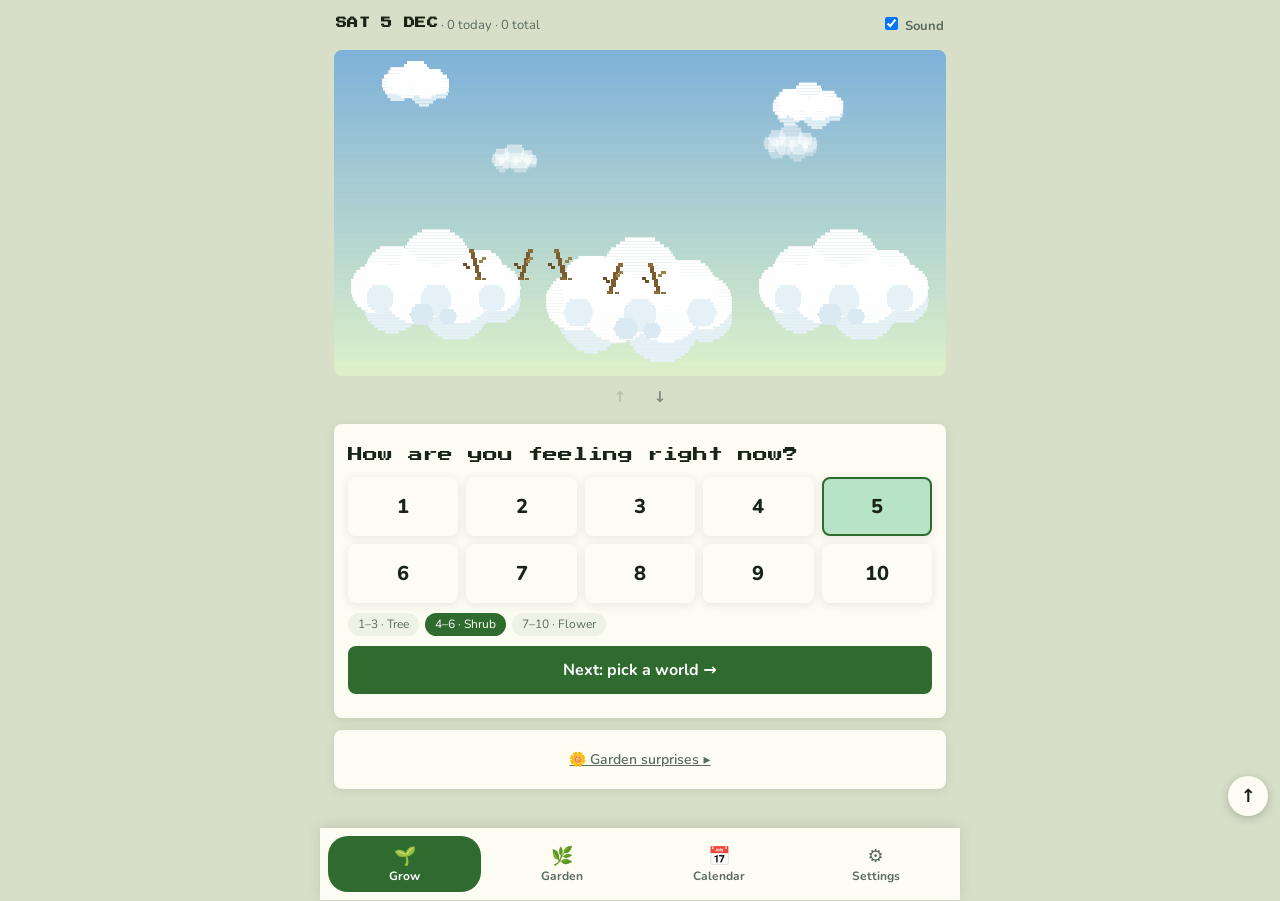
<file: index.html>
<!doctype html>
<html lang="en">
<head>
<meta charset="utf-8">
<meta name="viewport" content="width=device-width, initial-scale=1, viewport-fit=cover">
<meta name="theme-color" content="#d8dfc9">
<title>Tree Cloud</title>
<link rel="manifest" href="manifest.webmanifest">
<link rel="icon" href="icons/icon-192.png">
<link rel="apple-touch-icon" href="icons/icon-192.png">
<link rel="preconnect" href="https://fonts.googleapis.com">
<link href="https://fonts.googleapis.com/css2?family=Nunito:wght@400;700;800&family=Press+Start+2P&display=swap" rel="stylesheet">
<link rel="stylesheet" href="style.css">
</head>
<body>
<div class="wrap">
<header>
  <div class="dateline">
    <span><b id="todayLine"></b> · <span id="todayCount">0 plants today</span></span>
    <span class="soundrow">
      <label class="tgl"><input type="checkbox" id="soundOn" checked> Sound</label>
    </span>
  </div>
</header>

<main>
<!-- GROW -->
<section id="tab-grow">
  <canvas id="mindGarden" width="600" height="320"></canvas>
  <div id="gardenRowNav" class="hidden">
    <button id="gardenRowUp" type="button" aria-label="Earlier clouds">↑</button>
    <button id="gardenRowDown" type="button" aria-label="More clouds below">↓</button>
  </div>
  <p class="muted" id="giftNote" style="margin:8px 0 0"></p>
  <div class="card hidden" id="monthlyCard">
    <h2 id="monthlyTitle">Last month is done</h2>
    <p id="monthlyText" class="muted"></p>
    <button class="btn" id="monthlyExportText" type="button">Back it up — text only</button>
    <button class="btn" id="monthlyExportVoice" type="button">Back it up — with voice</button>
    <button class="btn secondary" id="monthlyDelete" type="button">Delete last month</button>
    <button class="btn ghost" id="monthlyKeep" type="button">Keep it for now</button>
    <p id="monthlyStatus" class="muted"></p>
  </div>
  <div id="step1" class="card">
    <h2>How are you feeling right now?</h2>
    <div class="moodgrid" id="moodGrid"></div>
    <div class="tierchips"><span class="tierchip" data-tier="tree">1–3 · Tree</span><span class="tierchip" data-tier="shrub">4–6 · Shrub</span><span class="tierchip" data-tier="flower">7–10 · Flower</span></div>
    <div id="moodBranch" class="hidden">
      <p id="moodBranchText" class="muted"></p>
      <button class="btn secondary" id="goodDaysBtn" type="button">Look back at your good days →</button>
    </div>
    <button class="btn" id="toStep2" type="button">Next: pick a world →</button>
  </div>

  <div id="step2" class="card hidden">
    <h2>Where does it grow?</h2>
    <div class="worlds">
      <button class="world" data-world="valley" type="button"><canvas width="220" height="110"></canvas><b>Rivers &amp; Valleys</b><span class="muted">Lush green hills, a river, pines.</span></button>
      <button class="world" data-world="desert" type="button"><canvas width="220" height="110"></canvas><b>Desert</b><span class="muted">Red mesas, cracked sand, hard sun.</span></button>
      <button class="world" data-world="space" type="button"><canvas width="220" height="110"></canvas><b>Outer Space</b><span class="muted">Black sky, moon dust, Earth above.</span></button>
    </div>
    <button class="btn" id="toStep3" type="button">See what you'll grow →</button>
    <button class="btn ghost" id="backTo1" type="button">← Back</button>
  </div>

  <div id="stepPreview" class="card hidden">
    <div class="steps"><span class="done">1 · CHECK IN ✓</span><span class="done">2 · WORLD ✓</span><span class="on">3 · YOUR PLANT</span></div>
    <h2 id="previewTitle">You'll be growing…</h2>
    <canvas class="done-scene" id="previewScene" width="300" height="380"></canvas>
    <p class="plantline" id="previewSpecies"></p>
    <p class="muted" id="previewDest" style="text-align:center"></p>
    <button class="btn" id="startGrow" type="button">Grow</button>
    <button class="btn quiet" id="byoToggle" type="button">or grow your own?</button>
    <div id="byoPanel" class="hidden">
      <div class="typebtns">
        <button type="button" data-byo-type="tree">Tree · 8</button>
        <button type="button" data-byo-type="shrub">Shrub · 6</button>
        <button type="button" data-byo-type="flower">Flower · 4</button>
      </div>
      <input type="text" id="byoTopic" maxlength="40" placeholder="e.g. work, family, friends" style="width:100%;padding:10px;border:1px solid var(--line);border-radius:8px;font-size:15px">
      <p class="muted" style="margin:6px 0">Colour</p>
      <div class="swatches" id="byoColours"></div>
      <div id="byoPreview" class="muted"></div>
      <button class="btn" id="byoStart" type="button">Grow your own →</button>
    </div>
    <button class="btn ghost" id="backTo2" type="button">← Back</button>
  </div>

  <div id="step3" class="hidden">
    <div class="card" style="margin:0 0 12px">
    <canvas class="scene" id="scene" width="480" height="260"></canvas>
    </div>
    <div class="progress"><i id="progFill"></i></div>
    <div class="progmeta"><span id="progPct">0%</span><span id="progLabel">0 / 8</span><span id="progEnd"></span></div>
    <div class="card" id="promptCard">
      <div class="chips"><span class="chip" id="layerChip">Layer 1 / 8</span><span class="chip" id="kindChip">yes / no</span><span class="chip" id="worldChip">Valley</span></div>
      <p class="promptq" id="promptQ"></p>
      <p class="muted" id="remarkLine" style="margin:6px 0"></p>
      <div id="ynBox" class="yn"><button type="button" data-yn="Yes">Yes ✓</button><button type="button" data-yn="No">Not quite</button></div>
      <div id="textBox" class="hidden"><textarea id="answerText" placeholder="Type it, or record a voice note below…" maxlength="2000"></textarea></div>
      <div class="voicerec">
        <b>Voice note (up to 1:00)</b> <span class="timer" id="recTimer">0:00</span><br>
        <button class="btn small" id="recBtn" type="button">● Record</button>
        <button class="btn small hidden" id="stopRec" type="button">■ Stop</button>
        <span id="recStatus" class="muted"></span>
        <audio id="recPlay" controls class="hidden"></audio>
        <div><button class="btn small hidden" id="rerecord" type="button">Re-record</button></div>
      </div>
      <button class="btn" id="growBtn" type="button">Grow ⬆</button>
      <p class="muted" id="growHint">Answer first — then press Grow.</p>
    </div>
    <div class="card hidden" id="doneCard">
      <div style="font-size:40px;text-align:center" id="doneEmoji">🌳</div>
      <h2 id="doneTitle">CONGRATULATIONS</h2><p id="doneText" style="text-align:center"></p>
      <p id="doneByo" class="hidden" style="text-align:center;margin-top:6px"><span class="badge">★ Grown by you</span></p>
      <p class="muted" id="doneCloudCaption" style="text-align:center"></p>
      <h3>Branches</h3>
      <div id="doneBranches"></div>
      <div id="feelBetter" class="hidden">
        <h3 id="feelQuestion">Do you feel better?</h3>
        <div id="feelButtons"></div>
      </div>
      <button class="btn" id="seeGarden" type="button">Back to your cloud →</button>
      <button class="btn secondary" id="growAnother" type="button">Grow another plant</button>
    </div>
  </div>
  <div class="card" id="eventReview">
    <button class="btn quiet" id="eventReviewToggle" type="button">🌼 Garden surprises ▸</button>
    <div id="eventReviewList" class="hidden"></div>
  </div>
</section>

<!-- GARDEN -->
<section id="tab-garden" class="hidden">
  <h2>Garden — today</h2>
  <div class="filters" id="gardenFilters">
    <button type="button" data-filter="all" class="on">All</button>
    <button type="button" data-filter="valley">Rivers &amp; Valleys</button>
    <button type="button" data-filter="desert">Desert</button>
    <button type="button" data-filter="space">Outer Space</button>
  </div>
  <div id="gardenGrid" class="grid"></div>
  <p id="gardenEmpty" class="muted">Nothing grown yet today. Go to Grow and plant something.</p>
  <div id="plantDetail" class="hidden">
    <button class="btn ghost" id="backGarden" type="button">← Back to Garden</button>
    <canvas class="scene small" id="detailScene" width="480" height="260"></canvas>
    <div class="chips" id="detailChips"></div>
    <h3>Branches</h3>
    <div id="detailBranches"></div>
    <button class="btn secondary" id="deletePlant" type="button">Delete this plant</button>
  </div>
</section>

<!-- CALENDAR -->
<section id="tab-calendar" class="hidden">
  <h2>Calendar</h2>
  <p class="muted">Tap a day to see its plants.</p>
  <div class="calhead"><button class="btn small" id="prevMonth" type="button">← Prev</button><b id="calTitle"></b><button class="btn small" id="nextMonth" type="button">Next →</button></div>
  <div class="cal" id="calGrid"></div>
  <div id="dayDetail" class="hidden card"><h3 id="dayTitle"></h3><canvas id="daySnap" width="300" height="320" style="width:100%;border-radius:6px;display:block;image-rendering:pixelated"></canvas><div id="dayPlants"></div></div>
  <div class="card">
    <h3>Good days — to look back on</h3>
    <p class="muted">Days you rated 7 or higher. Tap a plant to hear / read what made it good.</p>
    <div id="goodDays"></div>
    <p id="goodDaysEmpty" class="muted">No good days saved yet — plant a flower on a good day and it'll live here.</p>
  </div>
</section>
<!-- SETTINGS -->
<section id="tab-settings" class="hidden">
  <h2>Settings</h2>
  <div class="card">
    <h3>Your garden's name</h3>
    <p class="muted">Just the name, nothing else. Max 6 characters. Leave it blank for no sign.</p>
    <input type="text" id="gardenName" maxlength="6" placeholder="e.g. DAB" style="width:100%;padding:10px;border:1px solid var(--line);border-radius:8px;font-size:16px">
    <div class="signpreview"><span class="board" id="signPreview">Your sign</span></div>
  </div>
  <div class="card">
    <h3>Sound &amp; feel</h3>
    <p class="muted">One gentle sound set — a muted Pixel Rain. Desert and Outer Space have their own sounds.</p>
  </div>
  <div class="card">
    <h3>Backup — yours, on this device</h3>
    <p class="muted">Export a file you can keep, or move to another phone. Nothing is uploaded anywhere.</p>
    <button class="btn" id="exportText" type="button">Export — text only</button>
    <button class="btn" id="exportVoice" type="button">Export — with voice notes</button>
    <label class="muted"><b>Import</b><input type="file" id="importFile" accept="application/json,.json"></label>
    <p id="backupStatus" class="muted"></p>
  </div>
  <div class="card">
    <h3>About</h3>
    <p>There's much to be thankful for. But sometimes, our minds get clouded and can't see beyond our problems. Hence, Tree Cloud. Try building plants here and may hope start blooming in your mind.</p>
    <p class="muted">Your data stays local only — no accounts, no cloud. Your garden lives on this device.</p>
  </div>
</section>
</main>
</div>

<nav class="tabbar">
  <button data-tab="grow" class="on" type="button"><span class="ic">🌱</span>Grow</button>
  <button data-tab="garden" type="button"><span class="ic">🌿</span>Garden</button>
  <button data-tab="calendar" type="button"><span class="ic">📅</span>Calendar</button>
  <button data-tab="settings" type="button"><span class="ic">⚙️</span>Settings</button>
</nav>

<script src="prompts.js"></script>
<script src="app.js"></script>
<script>if('serviceWorker' in navigator){ window.addEventListener('load',function(){ navigator.serviceWorker.register('sw.js').catch(function(){}); }); }</script>
</body>
</html>
</file>
<file: style.css>
/* Tree Cloud — mockup visual system: sage, cream cards, soft corners, Nunito + Press Start 2P */
:root{
  --bg:#d8dfc9; --card:#fdfcf3; --card2:#eef2e2; --ink:#1a2416; --accent:#2f6b2f; --accent-dark:#1d471d; --gold:#d99a1f;
  --muted:#5a6b5e; --line:#d8dfc9; --leaf:#40916c; --mint:#74c69d; --pale:#b7e4c7;
  --radius:8px; --shadow:0 2px 10px rgba(26,36,22,.10);
}
*{box-sizing:border-box}
html{-webkit-text-size-adjust:100%}
body{margin:0;background:var(--bg);color:var(--ink);font-family:"Nunito",system-ui,-apple-system,"Segoe UI",sans-serif;line-height:1.45}
button,input,textarea,select{font-family:inherit}
h1,h2,h3{font-family:"Press Start 2P","Nunito",monospace;font-weight:400;letter-spacing:0}
h2{font-size:15px;margin:6px 0 10px;line-height:1.5}
h3{font-size:12px;margin:14px 0 6px;line-height:1.5}
.wrap{max-width:640px;margin:0 auto;min-height:100vh;display:flex;flex-direction:column}
header{padding:14px 16px 8px}
.dateline{display:flex;justify-content:space-between;align-items:center;gap:8px;font-size:13px;color:var(--muted)}
.dateline b{color:var(--ink)}
/* Mockup dateline day: Press Start 2P, e.g. "THU 19 NOV". */
#todayLine{font-family:"Press Start 2P",monospace;font-size:11px;letter-spacing:.03em}
.soundrow{display:flex;gap:8px;align-items:center}
main{flex:1;padding:6px 14px 100px}
.muted{color:var(--muted);font-size:13px}
.card{background:var(--card);border-radius:var(--radius);box-shadow:var(--shadow);padding:14px;margin:12px 0}
.btn{display:block;width:100%;padding:13px;border:none;border-radius:var(--radius);background:var(--accent);color:#fff;font-weight:700;font-size:16px;cursor:pointer;margin:10px 0;text-align:center;text-decoration:none}
.btn:active{transform:translateY(1px)}
.btn.secondary{background:#eef2e4;color:var(--ink)}
.btn.ghost{background:transparent;color:var(--ink);font-size:14px;padding:9px}
.btn:disabled{opacity:.45;cursor:not-allowed}
.btn.small{width:auto;display:inline-block;padding:8px 12px;font-size:14px;margin:4px 6px 4px 0}
.btn.quiet{background:none;border:none;color:var(--muted);font-size:14px;font-weight:600;text-decoration:underline;padding:6px;margin:4px auto;display:block}
/* Step pills, mockup exactly: bordered spans; done steps get an accent border,
   the current step is a filled accent pill. Only on the preview ("3 · YOUR PLANT")
   and session ("3 · GROW") cards — the mood/world cards have no pills, as in the mockup. */
.steps{display:flex;gap:6px;margin:0 0 14px}
.steps span{flex:1;text-align:center;font-size:11.5px;font-weight:800;letter-spacing:.02em;padding:8px 4px;border:2px solid var(--line);border-radius:6px;background:var(--card2);color:var(--muted)}
.steps span.on{background:var(--accent);border-color:var(--accent-dark);color:#fff}
.steps span.done{border-color:var(--accent);color:var(--accent-dark)}
.moodgrid{display:grid;grid-template-columns:repeat(5,1fr);gap:8px;margin:10px 0}
.moodbtn{padding:14px 0;border-radius:var(--radius);border:2px solid transparent;background:var(--card);box-shadow:var(--shadow);font-size:20px;font-weight:800;cursor:pointer;color:var(--ink)}
.moodbtn.sel{border-color:var(--accent);background:var(--pale)}
.tierchips{display:flex;gap:6px;flex-wrap:wrap;margin:6px 0}
.tierchip{font-size:12px;background:#eef2e4;border-radius:20px;padding:3px 10px;color:var(--muted)}
.tierchip.on{background:var(--accent);color:#fff}
.plantline{text-align:center;font-weight:700;font-size:16px}
.worlds{display:grid;gap:10px}
.world{border:2px solid transparent;border-radius:var(--radius);padding:8px;cursor:pointer;background:var(--card);box-shadow:var(--shadow);text-align:left;color:var(--ink)}
.world.sel{border-color:var(--gold)}
.world canvas{width:100%;height:auto;aspect-ratio:220/110;border-radius:6px;display:block}
.world b{font-size:15px;display:block;margin-top:6px}
/* Canvases must scale with their intrinsic aspect ratio, never a fixed CSS height:
   a fixed height on a 100%-wide canvas stretches/squishes the drawing on a phone
   (the 480×260 scene shown 362px wide × 260px tall read as squished after growing). */
canvas.scene{width:100%;height:auto;aspect-ratio:480/260;display:block;border-radius:var(--radius);background:#222;image-rendering:pixelated}
canvas.scene.small{height:auto;aspect-ratio:480/260}
/* Portrait preview canvas, mockup exactly (.done-scene): 150px wide, centred,
   3px ink border. The "You'll be growing…" preview is portrait 300×380. */
canvas.done-scene{display:block;margin:4px auto 10px;width:150px;height:auto;image-rendering:pixelated;border:3px solid var(--ink);border-radius:6px}
#mindGarden{width:100%;height:auto;display:block;border-radius:var(--radius);image-rendering:pixelated}
/* Cloud-row paging: one row of 3 clouds at a time, with a subtle down button for
   the next row (dab, 2026-11-23: no row-count label, just a quiet up/down). */
#gardenRowNav{display:flex;align-items:center;justify-content:center;gap:10px;margin:6px 0 0}
#gardenRowNav button{width:30px;height:30px;border-radius:50%;border:1px solid var(--line);background:transparent;color:var(--muted);font-size:15px;font-weight:800;cursor:pointer;opacity:.7}
#gardenRowNav button:disabled{opacity:.25;cursor:default}
/* Garden surprises: the day's random events, in a separate card below the garden
   under "Something happened in your garden!" (dab, 2026-11-23) — the ONLY place
   events read; there is no front-screen popup. Collapsed by default. */
#eventReview{padding:10px 14px}
#eventReviewList .ev{border-top:2px dashed var(--line);padding:8px 0}
#eventReviewList .ev b{display:block;text-align:center}
#eventReviewList .ev p{margin:4px 0 0;text-align:center}
.progress{height:14px;border-radius:20px;background:#eef2e4;margin:12px 0 4px;position:relative;overflow:hidden}
.progress i{display:block;height:100%;background:var(--accent);border-radius:20px;width:0%}
.progmeta{display:flex;justify-content:space-between;font-size:12px;color:var(--muted)}
.promptq{font-size:19px;font-weight:700;margin:8px 0}
.yn{display:grid;grid-template-columns:1fr 1fr;gap:10px}
.yn button{padding:11px 8px;font-size:16px;font-weight:700;border:none;border-radius:var(--radius);cursor:pointer;background:var(--pale);color:var(--ink)}
.yn button.sel{background:var(--gold);color:#fff}
textarea{width:100%;min-height:84px;padding:10px;border:1px solid var(--line);border-radius:var(--radius);font-size:15px;background:#fff}
.voicerec{border:2px dashed var(--accent);border-radius:var(--radius);padding:10px;margin:10px 0}
.voicerec .timer{font-size:22px;font-weight:700}
audio{width:100%;margin-top:8px}
.chips{display:flex;flex-wrap:wrap;gap:6px;margin:8px 0}
.chip{border-radius:20px;background:#eef2e4;padding:3px 10px;font-size:12px;font-weight:700}
.grid{display:grid;grid-template-columns:repeat(3,1fr);gap:10px}
/* Garden pots, mockup exactly (.pot): 3px ink border, hard offset shadow,
   centred text, 7px padding — no soft shadow, no ground strip (the scene
   canvas already draws its own ground). */
.plantcard{border:3px solid var(--ink);border-radius:6px;background:var(--card);box-shadow:3px 3px 0 rgba(26,36,22,.2);cursor:pointer;padding:7px;text-align:center;color:var(--ink)}
.plantcard canvas{width:100%;height:auto;display:block;border-radius:3px;image-rendering:pixelated}
.plantcard .pname{font-weight:800;font-size:14px;margin-top:7px}
.plantcard .pdate{font-size:12px;color:var(--muted);font-weight:700}
.plantcard .puni{font-size:12px;color:var(--muted);font-weight:700;margin-top:2px}
.plantcard .pbyo{font-size:12px;font-weight:800;color:#7a5200;margin-top:2px}
.filters{display:flex;gap:6px;flex-wrap:wrap;margin:8px 0}
.filters button{border:none;border-radius:20px;padding:6px 12px;background:var(--card);box-shadow:var(--shadow);cursor:pointer;font-weight:700;color:var(--ink)}
.filters button.on{background:var(--accent);color:#fff}
.branch{border-left:4px solid var(--leaf);padding:8px 10px;margin:10px 0;background:var(--card);border-radius:0 8px 8px 0}
.branch .q{font-weight:700}
.branch .a{margin-top:4px;white-space:pre-wrap}
.calhead{display:flex;justify-content:space-between;align-items:center}
.cal{display:grid;grid-template-columns:repeat(7,1fr);gap:4px;margin:10px 0}
.cal div{border-radius:6px;min-height:64px;padding:3px;font-size:12px;background:var(--card);box-shadow:var(--shadow);cursor:pointer}
.cal div canvas{width:100%;height:auto;aspect-ratio:220/90;display:block;border-radius:4px}
.cal div.hd{background:var(--accent);color:#fff;min-height:0;text-align:center;font-weight:700;cursor:default;box-shadow:none}
.cal div.empty{background:transparent;box-shadow:none;cursor:default}
.cal div.today{outline:2px solid var(--gold)}
.cal div .n{font-size:11px;color:var(--muted)}
.tabbar{position:fixed;bottom:0;left:50%;transform:translateX(-50%);width:100%;max-width:640px;display:flex;gap:4px;background:var(--card);box-shadow:0 -2px 12px rgba(26,36,22,.12);padding:8px;z-index:10}
.tabbar button{flex:1;padding:8px 2px;background:none;border:none;border-radius:20px;color:var(--muted);font-weight:700;font-size:12px;cursor:pointer}
.tabbar button .ic{display:block;font-size:18px}
.tabbar button.on{background:var(--accent);color:#fff}
.hidden{display:none!important}
label.tgl{font-size:13px;font-weight:700}
input[type=file]{width:100%}
.signpreview{background:var(--card);border-radius:var(--radius);box-shadow:var(--shadow);padding:10px;text-align:center;margin:8px 0}
.signpreview .board{display:inline-block;background:#6b4a2b;color:#fdf6e3;font-weight:800;padding:4px 14px;border-radius:3px;min-width:80px}
.swatches{display:flex;gap:8px;flex-wrap:wrap;margin:8px 0;align-items:center}
.swatches button{width:30px;height:30px;border-radius:50%;border:2px solid transparent;cursor:pointer;padding:0}
.swatches button.sel{border-color:var(--ink);outline:2px solid var(--gold)}
input[type=color]{width:40px;height:30px;border:none;background:none;padding:0;cursor:pointer}
.typebtns{display:flex;gap:8px;margin:8px 0}
.typebtns button{flex:1;padding:10px;border-radius:var(--radius);border:2px solid transparent;background:#eef2e4;cursor:pointer;font-weight:700;color:var(--ink)}
.typebtns button.sel{border-color:var(--accent);background:var(--pale)}
.badge{display:inline-block;background:var(--gold);color:#fff;border-radius:20px;padding:3px 10px;font-size:12px;font-weight:800}
@media (max-width:430px){
  .grid{grid-template-columns:repeat(2,1fr)} h2{font-size:13px}
  /* Calendar on a phone: 7 columns is only ~48px per cell, so the day's verdict
     line ("⛈ 4.7/10 · Mixed") wrapped and squished the cell. Hide it here — the
     verdict still shows in the day detail. Cells get taller so the snapshot
     (aspect-ratio kept, never squished) has room to breathe. */
  .cal div{min-height:84px;font-size:13px;padding:4px}
  .cal div .n{display:none}
  /* The whole plant-growing screen must fit on one phone screen while answering:
     smaller Yes/No (above), smaller question, compact voice box and textarea. */
  .promptq{font-size:17px}
  textarea{min-height:56px}
  .voicerec{padding:8px;margin:8px 0}
  .voicerec .timer{font-size:18px}
  #promptCard{padding:12px}
  .chips{margin:6px 0}
  #daySnap{aspect-ratio:300/320}
}
@media (prefers-color-scheme: dark){
  :root{--bg:#141d12; --card:#22301f; --card2:#1d2f21; --ink:#eef3e6; --accent:#74c69d; --accent-dark:#a8dba2; --gold:#d99a1f; --muted:#a8b8a0; --line:#33402e; --pale:#2d6a4f}
  .steps span.on{color:#0b120c}
  .steps span.done{color:var(--accent)}
  .plantcard{border-color:var(--line)}
  canvas.done-scene{border-color:var(--line)}
  body{background:var(--bg)}
  .btn.secondary{background:#33402e;color:var(--ink)}
  .moodbtn{background:var(--card)}
  .moodbtn.sel{background:#2d6a4f}
  .tierchip,.chip{background:#33402e;color:var(--muted)}
  .tierchip.on{background:var(--accent);color:#141d12}
  .yn button{background:#33402e;color:var(--ink)}
  textarea{background:#1a2416;color:var(--ink);border-color:var(--line)}
  .typebtns button{background:#33402e}
  .filters button{background:var(--card)}
}
</file>
